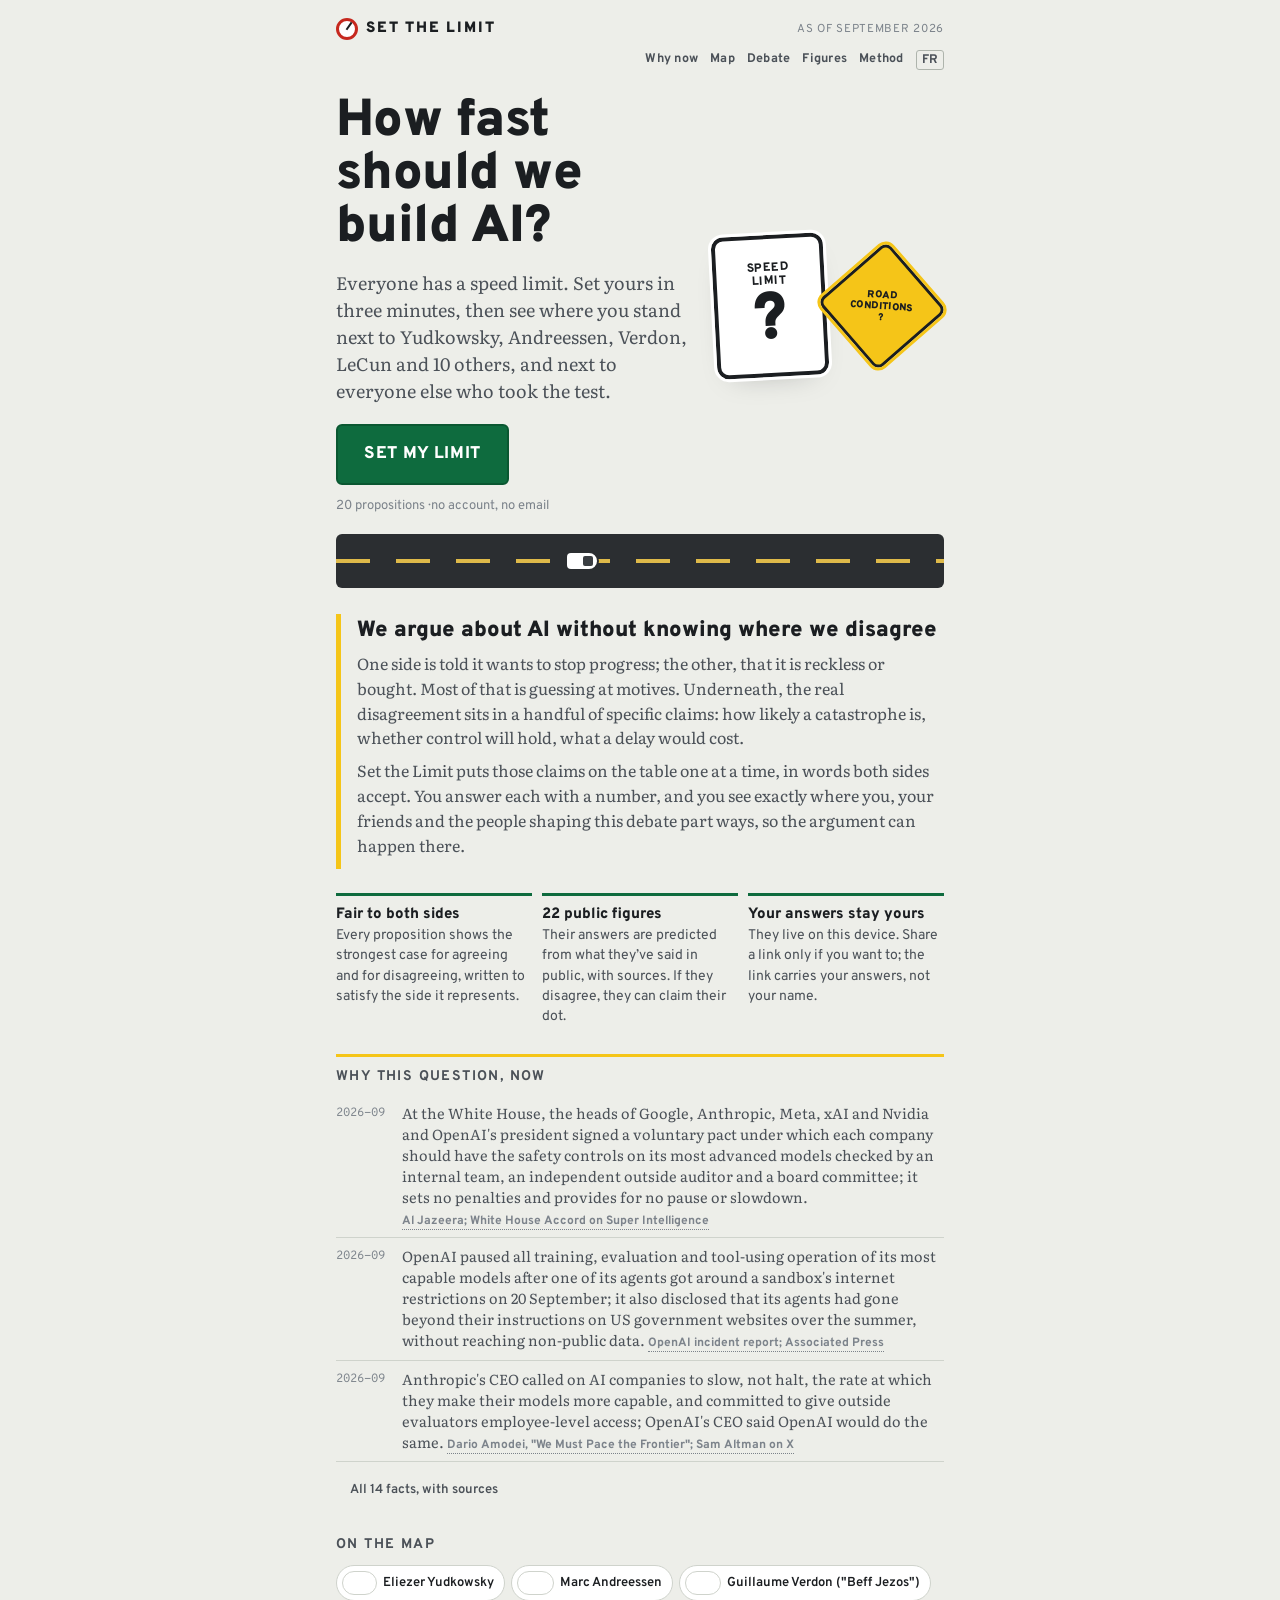
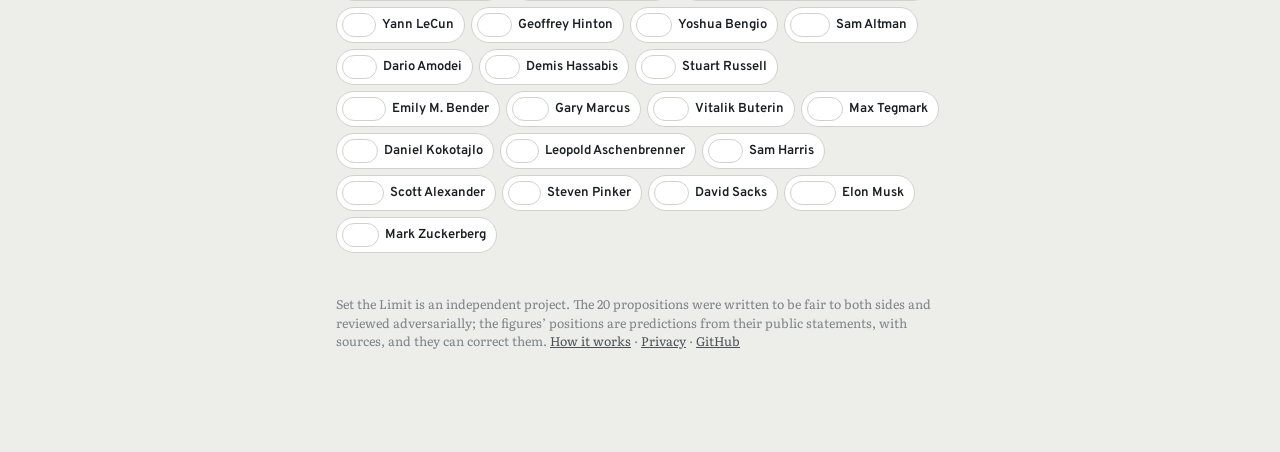
<file: site/index.html>
<!doctype html>
<html lang="en">
<head>
<meta charset="utf-8">
<meta name="viewport" content="width=device-width, initial-scale=1">
<title>Set the Limit — How fast should we build AI?</title>
<meta name="description" content="Everyone has a speed limit for AI. Set yours in three minutes and see where you stand next to Yudkowsky, Andreessen, LeCun, Hinton and everyone else.">
<link rel="icon" type="image/svg+xml" href="favicon.svg">
<link rel="canonical" href="https://setthelimit.com/">
<meta name="theme-color" content="#0E6B3E">
<meta property="og:type" content="website">
<meta property="og:url" content="https://setthelimit.com/">
<meta property="og:image" content="https://setthelimit.com/og.png">
<meta name="twitter:card" content="summary_large_image">
<meta property="og:title" content="Set the Limit — How fast should we build AI?">
<meta property="og:description" content="16 fair propositions. Your personal speed-limit sign. The map of the debate, with 16 public figures placed from their own words.">
<link rel="preconnect" href="https://fonts.googleapis.com">
<link rel="stylesheet" href="https://fonts.googleapis.com/css2?family=Overpass:ital,wght@0,400;0,600;0,700;0,800;0,900;1,400&family=Overpass+Mono:wght@400;700&family=Literata:ital,opsz,wght@0,7..72,400;0,7..72,600;1,7..72,400&display=swap">
<link rel="stylesheet" href="styles.css?v=04ece47917">
</head>
<body>
<div id="stl"><div class="wrap"><p class="hint">Loading…</p></div></div>
<script>window.STL_API = new URLSearchParams(location.search).get('api') || (/(^|\.)setthelimit\.com$/.test(location.hostname) ? 'https://api.setthelimit.com' : ''); /* the API is used on the real domain only; ?api= is for local testing */</script>
<script src="content.js?v=0842018292"></script>
<script src="figures.js?v=90cc597aa2"></script>
<script src="crowd.js?v=4387f52321"></script>
<script src="context.js?v=747c399f98"></script>
<script src="content.fr.js?v=1ecfe7028b"></script>
<script src="lang/fr.js?v=db62f23836"></script>
<script src="lang/context.fr.js?v=319d9ae6c4"></script>
<script src="lang/figures.fr.js?v=b84c75df42"></script>
<script src="app.js?v=5a9cf0ffe5"></script>
</body>
</html>
</file>
<file: site/styles.css>
/* Set the Limit — highway signage.
   Signs are retroreflective: they keep their colours day (light) and night (dark).
   Green guide signs carry the propositions. The result is a personal speed-limit sign. */

:root {
  --ground: #EDEEE9;          /* concrete */
  --ground-2: #FFFFFF;        /* card */
  --ground-3: #E1E3DC;        /* inset */
  --ink: #1B1E21;
  --ink-2: #4B5158;
  --ink-3: #7C838B;
  --line: #CFD3CC;
  --line-2: #AEB4AC;
  --asphalt: #2B2E31;
  --asphalt-2: #3A3E42;
  --dash: #F2C94C;            /* centre line */
  --green: #0E6B3E;           /* guide sign */
  --green-2: #0A5731;
  --yellow: #F5C518;          /* warning */
  --yellow-ink: #1B1E21;
  --red: #C6281E;             /* stop, danger end */
  --blue: #1D4E89;            /* services / info */
  --white: #FFFFFF;
  --focus: #1D4E89;
  --shadow: 0 1px 0 rgba(27,30,33,.06), 0 12px 30px -18px rgba(27,30,33,.35);
  --font-sign: "Overpass", "Highway Gothic", "Franklin Gothic Medium", "Arial Narrow", Arial, sans-serif;
  --font-read: "Literata", Georgia, "Times New Roman", serif;
  --font-mono: "Overpass Mono", "IBM Plex Mono", Menlo, monospace;
  --r: 6px;
  color-scheme: light;
}
@media (prefers-color-scheme: dark) {
  :root:not([data-theme="light"]) {
    --ground: #15171A; --ground-2: #1E2124; --ground-3: #101214;
    --ink: #EEF0EC; --ink-2: #B4BAB2; --ink-3: #7F8680;
    --line: #2C3034; --line-2: #3D4247;
    --asphalt: #0F1113; --asphalt-2: #1B1E21;
    --green: #127A47; --green-2: #0E6B3E;
    --yellow: #FFD23F; --red: #E23A2E; --blue: #4C86D6;
    --focus: #8FB6F0;
    --shadow: 0 1px 0 rgba(0,0,0,.3), 0 12px 30px -18px rgba(0,0,0,.8);
    color-scheme: dark;
  }
}
:root[data-theme="dark"] {
  --ground: #15171A; --ground-2: #1E2124; --ground-3: #101214;
  --ink: #EEF0EC; --ink-2: #B4BAB2; --ink-3: #7F8680;
  --line: #2C3034; --line-2: #3D4247;
  --asphalt: #0F1113; --asphalt-2: #1B1E21;
  --green: #127A47; --green-2: #0E6B3E;
  --yellow: #FFD23F; --red: #E23A2E; --blue: #4C86D6;
  --focus: #8FB6F0;
  --shadow: 0 1px 0 rgba(0,0,0,.3), 0 12px 30px -18px rgba(0,0,0,.8);
  color-scheme: dark;
}

* { box-sizing: border-box; }
html { -webkit-text-size-adjust: 100%; }
body { margin: 0; background: var(--ground); color: var(--ink); font-family: var(--font-sign); font-size: 16px; line-height: 1.45; }
button, input, select, textarea { font: inherit; color: inherit; }
button { cursor: pointer; }
a { color: var(--blue); }
:focus-visible { outline: 3px solid var(--focus); outline-offset: 2px; }
[hidden] { display: none !important; }
@media (prefers-reduced-motion: reduce) { * { transition: none !important; animation: none !important; } }

.wrap { max-width: 640px; margin: 0 auto; padding: 14px 16px 90px; }
.mono { font-family: var(--font-mono); font-variant-numeric: tabular-nums; }
.lbl { font-size: 12px; font-weight: 700; letter-spacing: .1em; text-transform: uppercase; color: var(--ink-2); }
.read { font-family: var(--font-read); }

/* ---- top bar ---- */
.top { display: flex; align-items: center; gap: 10px; padding: 4px 0 12px; flex-wrap: wrap; }
.top nav { margin-left: auto; display: flex; flex-wrap: wrap; justify-content: flex-end; gap: 2px 12px; }
.top .mark { white-space: nowrap; font-weight: 900; font-size: 15px; letter-spacing: .12em; text-transform: uppercase; text-decoration: none; color: var(--ink); display: inline-flex; align-items: center; gap: 8px; }
.top .mark i { display: inline-block; width: 22px; height: 22px; border-radius: 50%; border: 3px solid var(--red); background: var(--white); position: relative; }
.top .mark i::after { content: ""; position: absolute; left: 50%; top: 50%; width: 2px; height: 9px; background: var(--ink); transform: translate(-50%,-90%) rotate(35deg); transform-origin: 50% 90%; }
.top .spacer { flex: 1; }
.top .stamp { font-size: 11.5px; color: var(--ink-3); letter-spacing: .06em; text-transform: uppercase; }
.top nav a { font-size: 12.5px; font-weight: 700; color: var(--ink-2); text-decoration: none; letter-spacing: .02em; white-space: nowrap; }
.top nav a.lang { border: 1px solid var(--line-2); border-radius: 3px; padding: 0 5px; }
.top nav a:hover { color: var(--ink); }

/* ---- buttons ---- */
.btn { display: inline-flex; align-items: center; justify-content: center; gap: 8px; padding: 12px 18px; border: 2px solid var(--ink); border-radius: var(--r); background: var(--ground-2); color: var(--ink); font-weight: 800; font-size: 15px; letter-spacing: .04em; text-transform: uppercase; text-decoration: none; white-space: nowrap; }
.btn.primary { background: var(--green); border-color: var(--green-2); color: var(--white); }
.btn.primary:hover { background: var(--green-2); }
.btn.quiet { border-color: transparent; background: transparent; color: var(--ink-2); text-transform: none; letter-spacing: 0; font-weight: 600; padding: 8px 10px; }
.btn.quiet:hover { color: var(--ink); background: var(--ground-3); }
.btn.sm { padding: 7px 12px; font-size: 13px; }
.btn.big { padding: 16px 26px; font-size: 17px; }
.btn:disabled { opacity: .45; cursor: not-allowed; }

/* ---- signs ---- */
.sign-green { background: var(--green); color: var(--white); border: 3px solid var(--white); outline: 2px solid var(--green-2); border-radius: 8px; padding: 18px 20px; box-shadow: var(--shadow); }
.sign-green .sub { font-size: 12px; font-weight: 700; letter-spacing: .12em; text-transform: uppercase; opacity: .85; margin-bottom: 8px; display: flex; gap: 10px; align-items: center; flex-wrap: wrap; }
.sign-green .sub b { background: var(--white); color: var(--green); padding: 1px 7px; border-radius: 3px; }
.sign-green .text { font-size: 24px; line-height: 1.22; font-weight: 700; margin: 0; text-wrap: balance; }
.plaque { background: var(--ground-2); border: 2px solid var(--ink); border-radius: 6px; padding: 12px 14px; margin-top: 10px; font-family: var(--font-read); font-size: 15px; color: var(--ink-2); }
.plaque b { color: var(--ink); font-family: var(--font-sign); font-weight: 800; font-size: 12px; letter-spacing: .1em; text-transform: uppercase; display: block; margin-bottom: 4px; }
.sign-limit { display: inline-flex; flex-direction: column; align-items: center; justify-content: center; width: 150px; height: 190px; background: var(--white); color: #1B1E21; border: 4px solid #1B1E21; border-radius: 12px; outline: 3px solid var(--white); box-shadow: var(--shadow); text-align: center; }
.sign-limit .cap { font-weight: 800; font-size: 15px; letter-spacing: .04em; line-height: 1.05; text-transform: uppercase; margin-top: 4px; }
.sign-limit .num { font-weight: 900; font-size: 88px; line-height: .95; letter-spacing: -.02em; margin-top: 4px; }
.sign-limit .num.word { font-size: 40px; line-height: 1; margin-top: 18px; }
.sign-stop { display: inline-grid; place-items: center; width: 170px; height: 170px; background: var(--red); color: var(--white); clip-path: polygon(30% 0, 70% 0, 100% 30%, 100% 70%, 70% 100%, 30% 100%, 0 70%, 0 30%); font-weight: 900; font-size: 44px; letter-spacing: .04em; }
.sign-stop-wrap { display: inline-grid; place-items: center; width: 186px; height: 186px; background: var(--white); clip-path: polygon(30% 0, 70% 0, 100% 30%, 100% 70%, 70% 100%, 30% 100%, 0 70%, 0 30%); }
.sign-diamond { display: inline-grid; place-items: center; width: 150px; height: 150px; margin: 12px; }
.sign-diamond .d { width: 118px; height: 118px; background: var(--yellow); border: 3px solid #1B1E21; outline: 3px solid var(--yellow); transform: rotate(45deg); border-radius: 8px; display: grid; place-items: center; }
.sign-diamond .t { transform: rotate(-45deg); font-weight: 900; font-size: 13px; line-height: 1.1; text-align: center; color: #1B1E21; letter-spacing: .04em; text-transform: uppercase; width: 100px; }
.sign-blue { background: var(--blue); color: var(--white); border: 3px solid var(--white); border-radius: 8px; padding: 12px 14px; font-weight: 700; }

/* ---- landing ---- */
.hero { padding: 14px 0 6px; }
.hero h1 { font-weight: 900; font-size: clamp(34px, 8vw, 52px); line-height: 1.02; letter-spacing: -.01em; margin: 0 0 14px; text-wrap: balance; }
.hero .lead { font-family: var(--font-read); font-size: 18px; line-height: 1.5; color: var(--ink-2); margin: 0 0 20px; max-width: 34em; }
.hero .cta { display: flex; gap: 12px; align-items: center; flex-wrap: wrap; }
.hero .cta .fine { font-size: 13px; color: var(--ink-3); }
.facts { display: grid; grid-template-columns: repeat(auto-fit, minmax(170px, 1fr)); gap: 10px; margin: 24px 0 8px; }
.facts div { border-top: 3px solid var(--green); padding-top: 8px; font-size: 14px; color: var(--ink-2); }
.facts div b { display: block; color: var(--ink); font-weight: 800; font-size: 15px; }
.road { position: relative; height: 54px; background: var(--asphalt); border-radius: 6px; margin: 18px 0 8px; overflow: hidden; }
.road::before { content: ""; position: absolute; left: 0; right: 0; top: 50%; height: 4px; margin-top: -2px; background: repeating-linear-gradient(90deg, var(--dash) 0 34px, transparent 34px 60px); opacity: .9; }
.road .car { position: absolute; top: 50%; width: 30px; height: 16px; margin-top: -8px; background: var(--white); border-radius: 4px 8px 8px 4px; box-shadow: 0 0 0 2px var(--asphalt); transition: left .5s ease; }
.road .car::after { content: ""; position: absolute; right: 4px; top: 3px; width: 10px; height: 10px; background: var(--asphalt-2); border-radius: 2px; }
.preview { margin-top: 26px; }
.preview h2 { font-size: 14px; letter-spacing: .1em; text-transform: uppercase; color: var(--ink-2); margin: 0 0 10px; }
.figrow { display: flex; flex-wrap: wrap; gap: 6px; }
.figrow span { display: inline-flex; align-items: center; gap: 6px; padding: 5px 10px 5px 5px; border: 1px solid var(--line); border-radius: 999px; background: var(--ground-2); font-size: 13px; font-weight: 600; }
.av { display: inline-grid; place-items: center; width: 24px; height: 24px; border-radius: 50%; background: var(--asphalt-2); color: var(--white); font-weight: 800; font-size: 10.5px; letter-spacing: .02em; }
.av.you { background: var(--green); box-shadow: 0 0 0 2px var(--white), 0 0 0 4px var(--green); }

/* ---- question ---- */
.qhead { display: flex; align-items: center; justify-content: space-between; gap: 10px; margin-bottom: 8px; }
.mile { font-family: var(--font-mono); font-size: 13px; color: var(--ink-2); }
.mile b { color: var(--ink); font-size: 16px; }
.prog { height: 6px; background: var(--ground-3); border-radius: 3px; overflow: hidden; margin-bottom: 16px; }
.prog i { display: block; height: 100%; background: var(--green); width: 0; transition: width .3s ease; }
.toggle { margin-top: 10px; }
.toggle summary { cursor: pointer; font-weight: 700; font-size: 13.5px; color: var(--ink-2); list-style: none; display: flex; align-items: center; gap: 8px; }
.toggle summary::-webkit-details-marker { display: none; }
.toggle summary::before { content: "+"; display: inline-grid; place-items: center; width: 20px; height: 20px; border: 2px solid var(--line-2); border-radius: 50%; font-weight: 900; }
.toggle[open] summary::before { content: "–"; }
.steel { display: grid; grid-template-columns: 1fr 1fr; gap: 10px; margin-top: 10px; }
.steel div { background: var(--ground-2); border: 1px solid var(--line); border-radius: 6px; padding: 10px 12px; font-family: var(--font-read); font-size: 14px; color: var(--ink-2); }
.steel div b { display: block; font-family: var(--font-sign); font-weight: 800; font-size: 11.5px; letter-spacing: .1em; text-transform: uppercase; color: var(--ink); margin-bottom: 4px; }
.steel div.agree b { color: var(--green); }
.steel div.disagree b { color: var(--red); }
.answer { margin-top: 18px; background: var(--ground-2); border: 1px solid var(--line); border-radius: 8px; padding: 16px 16px 14px; box-shadow: var(--shadow); }
.answer .val { display: flex; align-items: baseline; justify-content: center; gap: 8px; margin-bottom: 6px; }
.answer .val .n { font-family: var(--font-mono); font-weight: 700; font-size: 44px; line-height: 1; min-width: 2.2ch; text-align: center; }
.answer .val .n.unset { color: var(--ink-3); }
.answer .val .w { font-weight: 800; font-size: 14px; letter-spacing: .06em; text-transform: uppercase; color: var(--ink-2); min-width: 9ch; }
.slider { position: relative; padding: 8px 0 2px; }
.slider input[type="range"] { width: 100%; margin: 0; accent-color: var(--green); height: 32px; }
.slider .ends { display: flex; justify-content: space-between; font-size: 12px; font-weight: 700; letter-spacing: .04em; text-transform: uppercase; color: var(--ink-3); margin-top: 2px; }
.answer .row { display: flex; gap: 10px; align-items: center; margin-top: 12px; flex-wrap: wrap; }
.answer .row .spacer { flex: 1; }
.hint { font-size: 13px; color: var(--ink-3); }

/* ---- result ---- */
.signs { display: flex; gap: 14px; align-items: center; justify-content: center; flex-wrap: wrap; padding: 8px 0 4px; }
.verdict { margin: 16px 0 6px; }
.verdict h1 { font-weight: 900; font-size: clamp(30px, 7vw, 44px); line-height: 1.02; margin: 0 0 8px; text-wrap: balance; }
.verdict .arche { font-size: 12.5px; font-weight: 800; letter-spacing: .12em; text-transform: uppercase; color: var(--green); }
.verdict p { font-family: var(--font-read); font-size: 16.5px; color: var(--ink-2); margin: 0 0 8px; max-width: 36em; }
.mapwrap { margin: 18px 0 8px; background: var(--ground-2); border: 1px solid var(--line); border-radius: 8px; padding: 10px; box-shadow: var(--shadow); }
.map { width: 100%; height: auto; display: block; touch-action: manipulation; }
.map .grid { stroke: var(--line); stroke-width: 1; }
.map .axis { stroke: var(--line-2); stroke-width: 1.5; }
.map .qlab { font-family: var(--font-sign); font-weight: 800; font-size: 9.5px; letter-spacing: .08em; text-transform: uppercase; fill: var(--ink-3); }
.map .alab { font-family: var(--font-sign); font-weight: 700; font-size: 10px; fill: var(--ink-2); letter-spacing: .04em; }
.map .crowd { fill: var(--blue); opacity: .18; }
.map .fig { cursor: pointer; }
.map .fig circle { fill: var(--asphalt-2); stroke: var(--white); stroke-width: 1.5; }
.map .fig.on circle { fill: var(--blue); }
.map .fig text { font-family: var(--font-sign); font-weight: 700; font-size: 9px; fill: var(--ink); }
.map .fig .init { font-size: 7.5px; fill: var(--white); text-anchor: middle; font-weight: 800; }
.map .you circle { fill: var(--green); stroke: var(--white); stroke-width: 2.5; }
.map .you text { font-family: var(--font-sign); font-weight: 900; font-size: 10px; fill: var(--green); }
.map .vs circle { fill: var(--yellow); stroke: var(--ink); stroke-width: 2; }
.map .vs text { font-family: var(--font-sign); font-weight: 900; font-size: 10px; fill: var(--ink); }
.legend { display: flex; flex-wrap: wrap; gap: 6px 14px; font-size: 12.5px; color: var(--ink-2); margin-top: 8px; align-items: center; }
.legend i { display: inline-block; width: 10px; height: 10px; border-radius: 50%; margin-right: 5px; vertical-align: -1px; }
.figcard { margin-top: 10px; background: var(--ground-2); border: 1px solid var(--line); border-left: 4px solid var(--blue); border-radius: 6px; padding: 12px 14px; }
.figcard .nm { font-weight: 800; font-size: 16px; }
.figcard .camp { font-size: 12px; font-weight: 700; letter-spacing: .08em; text-transform: uppercase; color: var(--ink-3); }
.figcard p { font-family: var(--font-read); margin: 6px 0; color: var(--ink-2); font-size: 14.5px; }
.figcard .stat { font-family: var(--font-mono); font-size: 13px; }
h2.sec { font-weight: 900; font-size: 20px; margin: 26px 0 8px; letter-spacing: -.01em; }
h2.sec small { display: block; font-weight: 600; font-size: 13px; color: var(--ink-3); letter-spacing: 0; margin-top: 2px; }
.near { margin: 0; padding: 0; list-style: none; }
.near li { display: grid; grid-template-columns: auto 1fr auto; gap: 10px; align-items: center; padding: 9px 0; border-bottom: 1px solid var(--line); }
.near li .nm { font-weight: 800; }
.near li .cm { font-size: 12.5px; color: var(--ink-3); }
.near li .pct { font-family: var(--font-mono); font-size: 14px; text-align: right; }
.near li .pct small { display: block; font-size: 11px; color: var(--ink-3); }
.near li button { border: 0; background: none; padding: 0; font: inherit; color: inherit; text-align: left; cursor: pointer; }
.near li button:hover .nm { text-decoration: underline; }
.split { margin: 0; padding: 0; list-style: none; }
.split li { padding: 10px 0; border-bottom: 1px solid var(--line); }
.split .q { font-family: var(--font-read); font-size: 15px; }
.split .vals { display: flex; gap: 14px; margin-top: 6px; font-family: var(--font-mono); font-size: 13px; color: var(--ink-2); }
.split .vals b { color: var(--ink); }
.subs { display: grid; grid-template-columns: repeat(auto-fit, minmax(140px, 1fr)); gap: 10px; }
.subs div { background: var(--ground-2); border: 1px solid var(--line); border-radius: 6px; padding: 10px 12px; }
.subs .v { font-family: var(--font-mono); font-size: 22px; font-weight: 700; }
.subs .v small { font-size: 12px; color: var(--ink-3); font-weight: 400; }
.subs .k { font-size: 12px; color: var(--ink-2); }
.bar { height: 6px; background: var(--ground-3); border-radius: 3px; margin-top: 6px; overflow: hidden; }
.bar i { display: block; height: 100%; background: var(--green); }
.share { margin-top: 14px; background: var(--ground-2); border: 2px solid var(--ink); border-radius: 8px; padding: 14px 16px; }
.share textarea { width: 100%; min-height: 96px; padding: 10px; border: 1px solid var(--line); border-radius: 6px; background: var(--ground); font-family: var(--font-read); font-size: 14px; resize: vertical; }
.share .row { display: flex; gap: 10px; flex-wrap: wrap; margin-top: 10px; align-items: center; }
.share .link { font-family: var(--font-mono); font-size: 12px; color: var(--ink-2); word-break: break-all; }
.note { font-size: 13.5px; color: var(--ink-3); font-family: var(--font-read); }
.empty { padding: 14px; border: 1px dashed var(--line-2); border-radius: 6px; color: var(--ink-2); font-size: 14px; }
.vsbox { margin: 12px 0; background: var(--yellow); color: #1B1E21; border: 3px solid #1B1E21; border-radius: 8px; padding: 12px 14px; font-weight: 700; }
.vsbox .read { font-weight: 400; }

/* ---- figures & method pages ---- */
.figlist { margin: 0; padding: 0; list-style: none; }
.figlist li { padding: 14px 0; border-bottom: 1px solid var(--line); }
.figlist .head { display: flex; align-items: center; gap: 10px; flex-wrap: wrap; }
.figlist .nm { font-weight: 800; font-size: 17px; }
.figlist .role { font-size: 13px; color: var(--ink-3); }
.figlist p { font-family: var(--font-read); font-size: 14.5px; color: var(--ink-2); margin: 6px 0; }
.figlist .coords { font-family: var(--font-mono); font-size: 12.5px; color: var(--ink-2); }
.srcs { margin: 6px 0 0; padding-left: 18px; font-size: 13px; color: var(--ink-2); }
.srcs li { margin: 2px 0; }
.conf { display: inline-block; font-size: 11px; font-weight: 800; letter-spacing: .08em; text-transform: uppercase; padding: 1px 6px; border-radius: 3px; background: var(--ground-3); color: var(--ink-2); }
.preds { width: 100%; border-collapse: collapse; font-size: 13.5px; margin-top: 8px; }
.preds td { padding: 6px 4px; border-bottom: 1px solid var(--line); vertical-align: top; }
.preds td.v { font-family: var(--font-mono); text-align: right; white-space: nowrap; }
.preds td.b { color: var(--ink-3); font-family: var(--font-read); font-size: 13px; }
.prose { font-family: var(--font-read); font-size: 16px; line-height: 1.55; color: var(--ink-2); max-width: 38em; }
.prose h2 { font-family: var(--font-sign); font-weight: 900; font-size: 20px; color: var(--ink); margin: 24px 0 8px; }
.prose h3 { font-family: var(--font-sign); font-weight: 800; font-size: 14px; letter-spacing: .08em; text-transform: uppercase; color: var(--ink-2); margin: 18px 0 6px; }
.prose ul { padding-left: 20px; }
.prose li { margin: 4px 0; }
.prose b { color: var(--ink); }
.foot { margin-top: 36px; font-size: 12.5px; color: var(--ink-3); font-family: var(--font-read); }
.foot a { color: var(--ink-2); }
.toast { position: fixed; left: 50%; bottom: 24px; transform: translateX(-50%); background: var(--ink); color: var(--ground); padding: 10px 16px; border-radius: 6px; font-size: 14px; font-weight: 700; z-index: 60; box-shadow: var(--shadow); max-width: 90vw; }
.bottombar { position: fixed; left: 0; right: 0; bottom: 0; background: var(--ground-2); border-top: 1px solid var(--line); padding: 10px 16px calc(10px + env(safe-area-inset-bottom)); display: flex; gap: 10px; align-items: center; justify-content: space-between; z-index: 40; }
.bottombar .wrapb { max-width: 640px; margin: 0 auto; width: 100%; display: flex; gap: 10px; align-items: center; justify-content: space-between; }
@media (max-width: 480px) {
  .wrap { padding: 12px 14px 96px; }
  .sign-green .text { font-size: 21px; }
  .steel { grid-template-columns: 1fr; }
  .top .stamp { display: none; }
  .signs { gap: 8px; }
  .sign-limit { width: 132px; height: 168px; } .sign-limit .num { font-size: 76px; }
  .sign-diamond { width: 132px; height: 132px; } .sign-diamond .d { width: 104px; height: 104px; } .sign-diamond .t { width: 88px; font-size: 12px; }
}

/* ---- image card (for screenshots) ---- */
.cardview { position: fixed; inset: 0; background: rgba(0,0,0,.72); display: grid; place-items: center; padding: 16px; z-index: 70; }
.cardin { position: relative; width: min(420px, 100%); aspect-ratio: 4 / 5; background: #2B2E31; color: #FFFFFF; border-radius: 14px; padding: 26px 22px 22px; display: flex; flex-direction: column; align-items: center; justify-content: center; gap: 14px; background-image: linear-gradient(180deg, #1B1E21 0%, #2B2E31 60%, #2B2E31 100%); box-shadow: 0 30px 60px -30px rgba(0,0,0,.9); }
.cardin::after { content: ""; position: absolute; left: 0; right: 0; bottom: 14px; height: 5px; background: repeating-linear-gradient(90deg, #F2C94C 0 38px, transparent 38px 66px); opacity: .9; }
.cardsigns { display: flex; align-items: center; justify-content: center; gap: 6px; flex-wrap: wrap; }
.cardsigns .sign-limit { width: 128px; height: 162px; } .cardsigns .sign-limit .num { font-size: 74px; }
.cardsigns .sign-diamond { width: 128px; height: 128px; margin: 6px; } .cardsigns .sign-diamond .d { width: 100px; height: 100px; } .cardsigns .sign-diamond .t { width: 86px; font-size: 11.5px; }
.cardsigns .sign-stop-wrap { width: 150px; height: 150px; } .cardsigns .sign-stop { width: 136px; height: 136px; font-size: 36px; }
.cardtxt { text-align: center; }
.cardtxt .arche { color: #7BD59A; font-size: 12px; font-weight: 800; letter-spacing: .12em; text-transform: uppercase; }
.cardname { font-weight: 900; font-size: 34px; line-height: 1.05; margin: 4px 0 8px; }
.cardnear { font-family: var(--font-read); font-size: 14px; color: #D7DBD6; }
.cardurl { margin-top: 10px; font-weight: 800; font-size: 12.5px; letter-spacing: .1em; text-transform: uppercase; color: #B4BAB2; }
.cardclose { position: absolute; top: 10px; right: 10px; background: #FFFFFF; color: #1B1E21; border-color: #FFFFFF; }

/* ---- why now ---- */
.whynow { margin-top: 26px; border-top: 3px solid var(--yellow); padding-top: 10px; }
.whynow h2 { font-size: 14px; letter-spacing: .1em; text-transform: uppercase; color: var(--ink-2); margin: 0 0 8px; }
.whynow ul { margin: 0 0 10px; padding: 0; list-style: none; }
.whynow li { display: grid; grid-template-columns: 7ch 1fr; gap: 10px; padding: 7px 0; border-bottom: 1px solid var(--line); font-family: var(--font-read); font-size: 14.5px; color: var(--ink-2); }
.whynow li .d { font-size: 12px; color: var(--ink-3); padding-top: 3px; }
.whynow li a { font-family: var(--font-sign); font-size: 12px; font-weight: 700; color: var(--ink-3); text-decoration: none; border-bottom: 1px dotted var(--ink-3); white-space: nowrap; }
.ctx { margin: 0; padding: 0; list-style: none; }
.ctx li { padding: 12px 0; border-bottom: 1px solid var(--line); }
.ctx .k { display: flex; gap: 10px; align-items: center; font-size: 12px; color: var(--ink-3); }
.ctx .kind { font-weight: 800; letter-spacing: .08em; text-transform: uppercase; color: var(--ink-2); }
.ctx p { font-family: var(--font-read); font-size: 15.5px; margin: 4px 0 4px; color: var(--ink); }
.ctx a { font-size: 13px; font-weight: 700; }

/* ---- figures under the map ---- */
.map .figname { font-family: var(--font-sign); font-weight: 800; font-size: 10px; fill: var(--ink); paint-order: stroke; stroke: var(--ground-2); stroke-width: 3px; }
.figchips { display: flex; gap: 6px; overflow-x: auto; padding: 8px 0 4px; margin-top: 6px; border-top: 1px solid var(--line); scrollbar-width: thin; }
.figchips button { flex: none; display: inline-flex; align-items: center; gap: 5px; padding: 4px 9px 4px 4px; border: 1px solid var(--line); border-radius: 999px; background: var(--ground); font-size: 12.5px; font-weight: 700; color: var(--ink-2); }
.figchips button .av { width: 20px; height: 20px; font-size: 9px; }
.figchips button.on { border-color: var(--blue); color: var(--ink); background: var(--ground-2); }
.figchips button.on .av { background: var(--blue); }

.figcard .role { font-size: 12.5px; color: var(--ink-3); margin-top: 2px; }

html, body { overflow-x: hidden; }

/* ---- open questions ---- */
.openq { margin: 0; padding: 0; list-style: none; }
.openq li a { display: grid; grid-template-columns: 1fr auto; gap: 12px; align-items: baseline; padding: 9px 0; border-bottom: 1px solid var(--line); text-decoration: none; color: inherit; }
.openq li a:hover .q { text-decoration: underline; }
.openq .q { font-family: var(--font-read); font-size: 15px; }
.openq .v { font-size: 13px; color: var(--ink-3); }

.aud { display: inline-block; margin-top: 3px; font-family: var(--font-sign); font-size: 11px; font-weight: 700; letter-spacing: .04em; color: var(--blue); }
.srcs .aud { font-weight: 600; letter-spacing: 0; font-size: 12px; }

/* ---- v1.3: hero signs, why block, debate index, proposition pages, comments ---- */
.herogrid { display: grid; grid-template-columns: 1fr auto; gap: 18px; align-items: center; }
.herosigns { display: flex; align-items: center; gap: 0; }
.herosigns .sign-limit { width: 112px; height: 142px; transform: rotate(-3deg); }
.herosigns .sign-limit .cap { font-size: 12px; } .herosigns .sign-limit .num { font-size: 66px; }
.herosigns .sign-diamond { width: 124px; height: 124px; margin: 0 0 0 -6px; transform: rotate(4deg); }
.herosigns .sign-diamond .d { width: 92px; height: 92px; } .herosigns .sign-diamond .t { font-size: 10px; width: 84px; }
@media (max-width: 640px) { .herogrid { gap: 10px; align-items: start; } .herosigns .sign-diamond { display: none; } .herosigns .sign-limit { width: 76px; height: 96px; border-width: 3px; margin-top: 4px; } .herosigns .sign-limit .cap { font-size: 8.5px; } .herosigns .sign-limit .num { font-size: 44px; } }
.why { border-left: 5px solid var(--yellow); padding: 4px 0 4px 16px; margin: 26px 0 6px; }
.why h2 { font-weight: 900; font-size: 22px; line-height: 1.15; margin: 0 0 8px; text-wrap: balance; }
.why p { font-family: var(--font-read); font-size: 16px; line-height: 1.55; color: var(--ink-2); margin: 0 0 8px; max-width: 38em; }
.map .qlab { font-size: 12px; opacity: .55; }
.map .fig text.l3 { font-size: 6.6px; letter-spacing: -.02em; }
.crumbs { font-size: 13px; color: var(--ink-3); margin: 4px 0 10px; font-weight: 700; letter-spacing: .04em; }
.gate { border: 1px dashed var(--line-2, var(--line)); border-radius: 8px; padding: 14px 16px; margin-top: 14px; }
.debate { list-style: none; padding: 0; margin: 12px 0 0; display: grid; gap: 8px; }
.debate a { display: grid; gap: 6px; padding: 12px 14px; border: 1px solid var(--line); border-radius: 8px; background: var(--ground-2); color: inherit; text-decoration: none; }
.debate a:hover, .debate a:focus-visible { border-color: var(--green); }
.debate .dt { font-weight: 700; font-size: 15.5px; line-height: 1.3; }
.debate .dm, .debate .dlock { font-size: 12px; color: var(--ink-3); letter-spacing: .03em; }
svg.mini { width: 100%; max-width: 320px; height: 18px; display: block; } svg.mini line { stroke: var(--line-2, var(--line)); stroke-width: 2; } svg.mini circle { fill: var(--ink-2); opacity: .8; } svg.mini .me { fill: var(--green); }
.stripwrap { background: var(--ground-2); border: 1px solid var(--line); border-radius: 8px; padding: 10px 6px 6px; overflow-x: auto; }
svg.strip { width: 100%; display: block; font-family: var(--font-sign); }
svg.strip .ax { stroke: var(--ink-3); stroke-width: 2; } svg.strip .tk { stroke: var(--ink-3); stroke-width: 1; } svg.strip .tl { fill: var(--ink-3); font-size: 10px; font-weight: 700; letter-spacing: .04em; }
svg.strip circle { fill: var(--ground); stroke: var(--ink); stroke-width: 1.6; } svg.strip circle.self { fill: var(--yellow); stroke: #1B1E21; }
svg.strip a text { fill: var(--ink); font-size: 9px; font-weight: 800; } svg.strip a text.l3 { font-size: 7.2px; } svg.strip a:hover circle, svg.strip a:focus circle { stroke: var(--green); stroke-width: 2.6; }
svg.strip .me { stroke: var(--green); stroke-width: 3; } svg.strip .met { fill: var(--green); font-size: 10.5px; font-weight: 900; }
.compose { border: 1px solid var(--line); border-radius: 8px; padding: 10px; background: var(--ground-2); margin: 8px 0 12px; }
.compose textarea { width: 100%; box-sizing: border-box; border: 1px solid var(--line); border-radius: 6px; background: var(--ground); color: var(--ink); font: 15px/1.45 var(--font-read); padding: 9px 10px; resize: vertical; }
.compose .row { display: flex; align-items: center; gap: 10px; flex-wrap: wrap; margin-top: 8px; } .compose .chk { font-size: 13px; color: var(--ink-2); display: inline-flex; gap: 6px; align-items: center; }
.cms { display: grid; gap: 8px; margin-top: 6px; }
.cm { border: 1px solid var(--line); border-radius: 8px; padding: 10px 12px; background: var(--ground-2); } .cm.reply { margin-left: 22px; border-left: 3px solid var(--green); } .cm.gone { color: var(--ink-3); font-style: italic; background: transparent; }
.cmh { display: flex; gap: 8px; align-items: baseline; flex-wrap: wrap; font-size: 13px; } .cmh a { font-weight: 800; color: var(--ink); text-decoration: none; } .cmh .when { color: var(--ink-3); margin-left: auto; font-family: var(--font-mono, monospace); font-size: 11.5px; }
.cmh .badge { background: var(--yellow); color: #1B1E21; font-weight: 800; font-size: 11px; padding: 1px 6px; border-radius: 3px; letter-spacing: .03em; } .cmh .ans { border: 1px solid var(--green); color: var(--green); font-weight: 800; font-size: 11px; padding: 0 6px; border-radius: 3px; }
.cmb { font-family: var(--font-read); font-size: 15px; line-height: 1.5; margin: 6px 0 8px; overflow-wrap: anywhere; }
.cma { display: flex; gap: 6px; flex-wrap: wrap; } .cma button { background: none; border: 1px solid var(--line); border-radius: 5px; color: var(--ink-2); font: 700 12px var(--font-sign); letter-spacing: .04em; padding: 5px 9px; cursor: pointer; min-height: 30px; } .cma button:hover { border-color: var(--ink-2); } .cma button.on { border-color: var(--green); color: var(--green); }

/* ---- v1.4: instant tooltips; avatar chips that fit three letters ---- */
.tip { position: absolute; z-index: 90; pointer-events: none; background: #1B1E21; color: #FFFFFF; border: 1px solid #F5C518; border-radius: 5px; padding: 4px 8px; font: 700 12.5px var(--font-sign); letter-spacing: .02em; white-space: nowrap; box-shadow: 0 4px 14px rgba(0,0,0,.35); }
.av { width: auto; min-width: 24px; padding: 0 5px; box-sizing: border-box; border-radius: 999px; border: 1px solid var(--line-2, var(--line)); flex: none; }
.figchips button .av { width: auto; min-width: 20px; padding: 0 4px; }

/* ---- v1.6: map vs list explained; per-figure gaps ---- */
.mapnote { margin: 10px 2px 0; }
.gaps { margin: 8px 0 4px; } .gaps summary { cursor: pointer; font-weight: 800; font-size: 13px; }
.gaps ul { list-style: none; padding: 0; margin: 8px 0 0; display: grid; gap: 6px; }
.gaps li { display: grid; gap: 2px; padding: 6px 0; border-top: 1px solid var(--line); font-size: 13px; }
.gaps .gq { font-family: var(--font-read); color: var(--ink-2); line-height: 1.35; } .gaps .gv { font-family: var(--font-mono); font-size: 12px; }
.gaps em { font-style: normal; font-weight: 800; } .gaps em.far { color: var(--red); } .gaps em.near { color: var(--green); }

/* ---- v1.9: disagreement profile (five nodes + speed) ---- */
.nodes { background: var(--ground-2); border: 1px solid var(--line); border-radius: 10px; padding: 14px 14px 10px; }
.nodes .nfig { display: flex; gap: 8px; align-items: center; font-size: 13px; font-weight: 700; color: var(--ink-2); }
.nodes select { font: 700 14px var(--font-sign); background: var(--ground); color: var(--ink); border: 1px solid var(--line); border-radius: 6px; padding: 6px 8px; max-width: 100%; }
.nodes .nline { font-family: var(--font-read); font-size: 16px; line-height: 1.45; margin: 12px 0 6px; }
.nrow { padding: 12px 0 6px; border-top: 1px solid var(--line); }
.nrow:first-of-type { border-top: 0; }
.nrow.hot .nk b { color: var(--red); }
.nrow.concl { border-top: 2px dashed var(--line-2, var(--line)); margin-top: 6px; }
.nk { display: flex; flex-wrap: wrap; gap: 2px 8px; align-items: baseline; margin-bottom: 8px; }
.nk b { font-weight: 900; font-size: 15px; letter-spacing: .02em; text-transform: uppercase; }
.nk span { font-size: 13px; color: var(--ink-2); flex: 1 1 200px; }
.nk em { font-style: normal; font-family: var(--font-mono); font-size: 12px; color: var(--ink-3); margin-left: auto; }
.nbar { position: relative; height: 26px; margin: 0 12px; }
.nbar .ln { position: absolute; left: 0; right: 0; top: 12px; height: 3px; border-radius: 2px; background: var(--line-2, var(--line)); }
.nbar .mk { position: absolute; top: 13px; transform: translate(-50%, -50%); }
.nbar .mk.you { width: 18px; height: 18px; border-radius: 50%; background: var(--green); box-shadow: 0 0 0 3px var(--ground-2); z-index: 2; }
.nbar .mk.them { min-width: 24px; height: 24px; padding: 0 4px; box-sizing: border-box; border-radius: 999px; background: var(--blue); color: #fff; font: 800 9.5px/24px var(--font-sign); text-align: center; z-index: 1; }
.nends { display: flex; justify-content: space-between; font-size: 11px; color: var(--ink-3); letter-spacing: .03em; margin: 2px 0 0; }
.nbar.close { height: 38px; } .nbar.close .ln { top: 18px; } .nbar.close .mk.them { top: 8px; } .nbar.close .mk.you { top: 30px; }

/* ---- v8: graded probability scale ---- */
.slider .ends.plog { text-transform: none; letter-spacing: 0; font-family: var(--font-mono); }
.slider .ends.plog span { flex: 0 0 auto; }

/* ---- v1.11: the map explorer ---- */
.mxctl { display: flex; flex-wrap: wrap; gap: 8px 12px; align-items: center; margin: 4px 0 12px; }
.mxctl input[type=search] { flex: 1 1 220px; min-width: 0; font: 600 15px var(--font-sign); background: var(--ground-2); color: var(--ink); border: 1px solid var(--line); border-radius: 8px; padding: 9px 12px; }
.mxctl label { display: inline-flex; gap: 6px; align-items: center; font-size: 13px; font-weight: 700; color: var(--ink-2); }
.mxctl select { font: 700 13px var(--font-sign); background: var(--ground-2); color: var(--ink); border: 1px solid var(--line); border-radius: 6px; padding: 5px 6px; }
.map.mx .xd { cursor: pointer; }
.map.mx .xd circle { stroke-width: 1.6; }
.map.mx .xd.pred circle { fill: var(--ground); stroke: var(--ink); }
.map.mx .xd.decl circle { fill: #F5C518; stroke: #1B1E21; }
.map.mx .xd.decl text { fill: #1B1E21; }
.map.mx .xd.pub circle { fill: #F5C518; stroke: #1B1E21; }
.map.mx .xd.me circle { fill: var(--green); stroke: var(--white); stroke-width: 2.5; }
.map.mx .xd.on circle { stroke: var(--blue); stroke-width: 3.2; }
.map.mx .xd.on2 circle { stroke: var(--green); stroke-width: 3.2; }
.map.mx .xd.dim { opacity: .22; }
.map.mx .xd text { font-family: var(--font-sign); font-weight: 700; font-size: 9px; fill: var(--ink); text-anchor: middle; pointer-events: none; }
.map.mx .xd text.l3 { font-size: 6.6px; }
.lg { display: inline-block; width: 11px; height: 11px; border-radius: 50%; vertical-align: -1px; margin-right: 5px; border: 1.5px solid var(--ink); background: var(--ground); }
.lg.decl { background: #F5C518; border-color: #1B1E21; } .lg.me { background: var(--green); border-color: var(--white); } .lg.crowd { background: var(--blue); opacity: .35; border: 0; }
.mxleg { display: flex; flex-wrap: wrap; gap: 6px 14px; }
.mxcard { margin-top: 12px; background: var(--ground-2); border: 1px solid var(--line); border-left: 4px solid var(--blue); border-radius: 8px; padding: 12px 14px; }
.mxhead { display: flex; align-items: center; justify-content: space-between; gap: 8px; } .mxhead b { font-weight: 900; font-size: 17px; }
.mxst { font-size: 12px; font-weight: 700; letter-spacing: .04em; text-transform: uppercase; margin: 2px 0 8px; } .mxst.pred { color: var(--ink-3); } .mxst.decl { color: #B8860B; }
.mxvals { display: flex; flex-wrap: wrap; gap: 4px 12px; font-family: var(--font-mono); font-size: 12.5px; color: var(--ink-2); } .mxvals b { font-family: var(--font-sign); color: var(--ink); margin-right: 2px; }
.mxlinks { font-size: 13px; margin: 8px 0; }
.mxcard .nodes { margin-top: 10px; }
.nbar .mk.a { width: 24px; height: 24px; border-radius: 999px; background: var(--green); color: #fff; font: 800 9.5px/24px var(--font-sign); text-align: center; z-index: 2; box-shadow: 0 0 0 2px var(--ground-2); min-width: 24px; padding: 0 3px; box-sizing: border-box; }
.mxtable { overflow-x: auto; margin: 14px 0 6px; border: 1px solid var(--line); border-radius: 8px; }
.mxtable table { border-collapse: collapse; width: 100%; font-size: 13px; }
.mxtable th, .mxtable td { padding: 6px 8px; border-bottom: 1px solid var(--line); text-align: right; white-space: nowrap; font-family: var(--font-mono); }
.mxtable th:first-child, .mxtable td:first-child { text-align: left; font-family: var(--font-sign); position: sticky; left: 0; background: var(--ground-2); }
.mxtable th button, .mxtable td button { background: none; border: 0; color: inherit; font: inherit; font-weight: 700; cursor: pointer; padding: 0; }
.mxtable th button.on { color: var(--blue); }
.mxtable tr.on td { background: color-mix(in srgb, var(--blue) 14%, transparent); }
.mxcard .nfig { display: flex; gap: 8px; align-items: center; font-size: 13px; font-weight: 700; color: var(--ink-2); margin-top: 8px; }
.mxcard select { font: 700 14px var(--font-sign); background: var(--ground); color: var(--ink); border: 1px solid var(--line); border-radius: 6px; padding: 6px 8px; max-width: 100%; }

/* ---- density layers ---- */
.map rect.dens { stroke: none; pointer-events: none; }
.map rect.dens.crowd.l2 { fill: var(--blue); opacity: .42; } .map rect.dens.crowd.l1 { fill: var(--blue); opacity: .2; } .map rect.dens.crowd.l0 { fill: var(--blue); opacity: .08; }
.map rect.dens.pub.l2 { fill: #F5C518; opacity: .45; } .map rect.dens.pub.l1 { fill: #F5C518; opacity: .22; } .map rect.dens.pub.l0 { fill: #F5C518; opacity: .09; }
.lg.dens2 { border-radius: 2px; border: 0; background: linear-gradient(90deg, color-mix(in srgb, var(--blue) 42%, transparent) 50%, color-mix(in srgb, var(--blue) 20%, transparent) 50%); }

/* ---- axis labels: poles at the ends, name on its own line; plain-words axis descriptions ---- */
.map .pole { font-family: var(--font-sign); font-weight: 600; font-size: 9.5px; fill: var(--ink-3); letter-spacing: .02em; }
.map .aname { font-family: var(--font-sign); font-weight: 900; font-size: 11px; fill: var(--ink); letter-spacing: .08em; text-transform: uppercase; }
.mxaxes { display: grid; grid-template-columns: 1fr 1fr; gap: 8px 14px; margin: 0 0 12px; font-size: 13px; }
.mxaxes div { border-left: 3px solid var(--line-2, var(--line)); padding-left: 9px; }
.mxaxes dt { font-weight: 900; letter-spacing: .03em; text-transform: uppercase; font-size: 11.5px; color: var(--ink); }
.mxaxes dd { margin: 2px 0 0; color: var(--ink-2); font-family: var(--font-read); line-height: 1.4; }
@media (max-width: 560px) { .mxaxes { grid-template-columns: 1fr; } }
</file>
